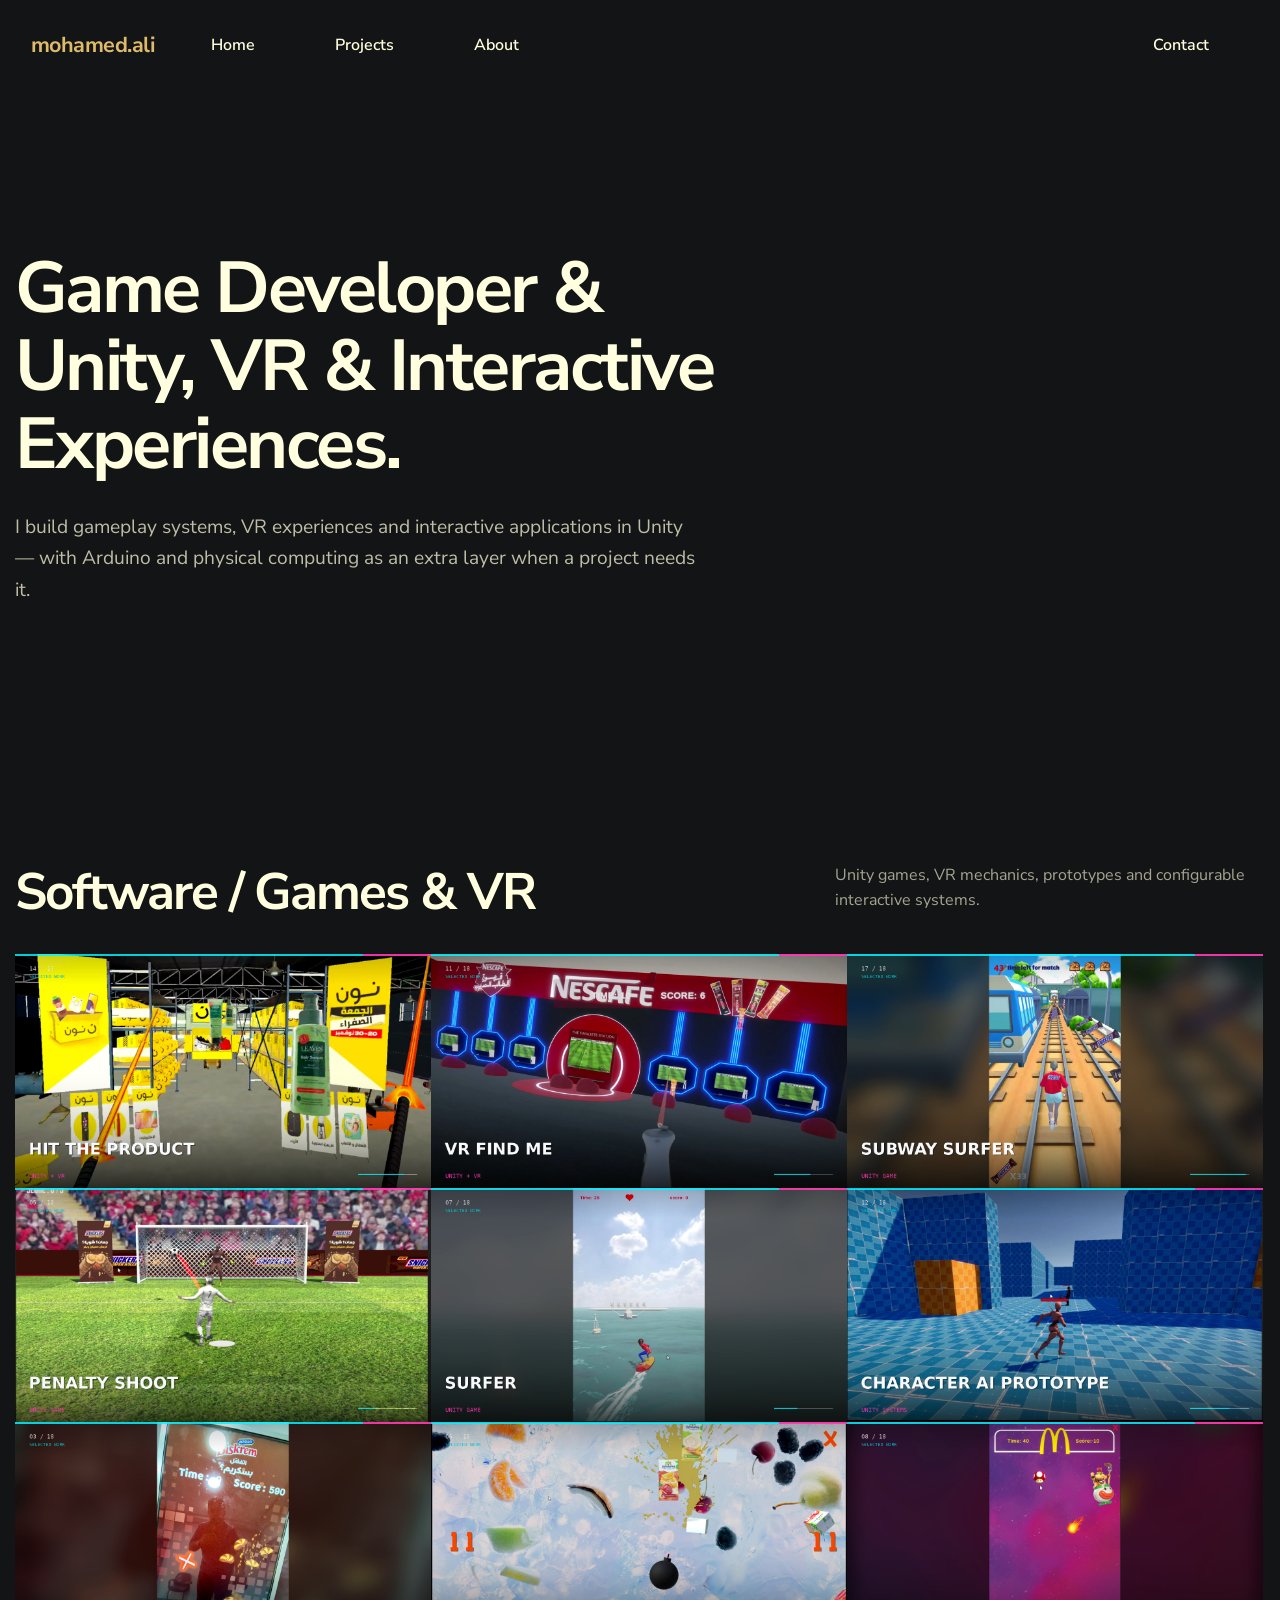
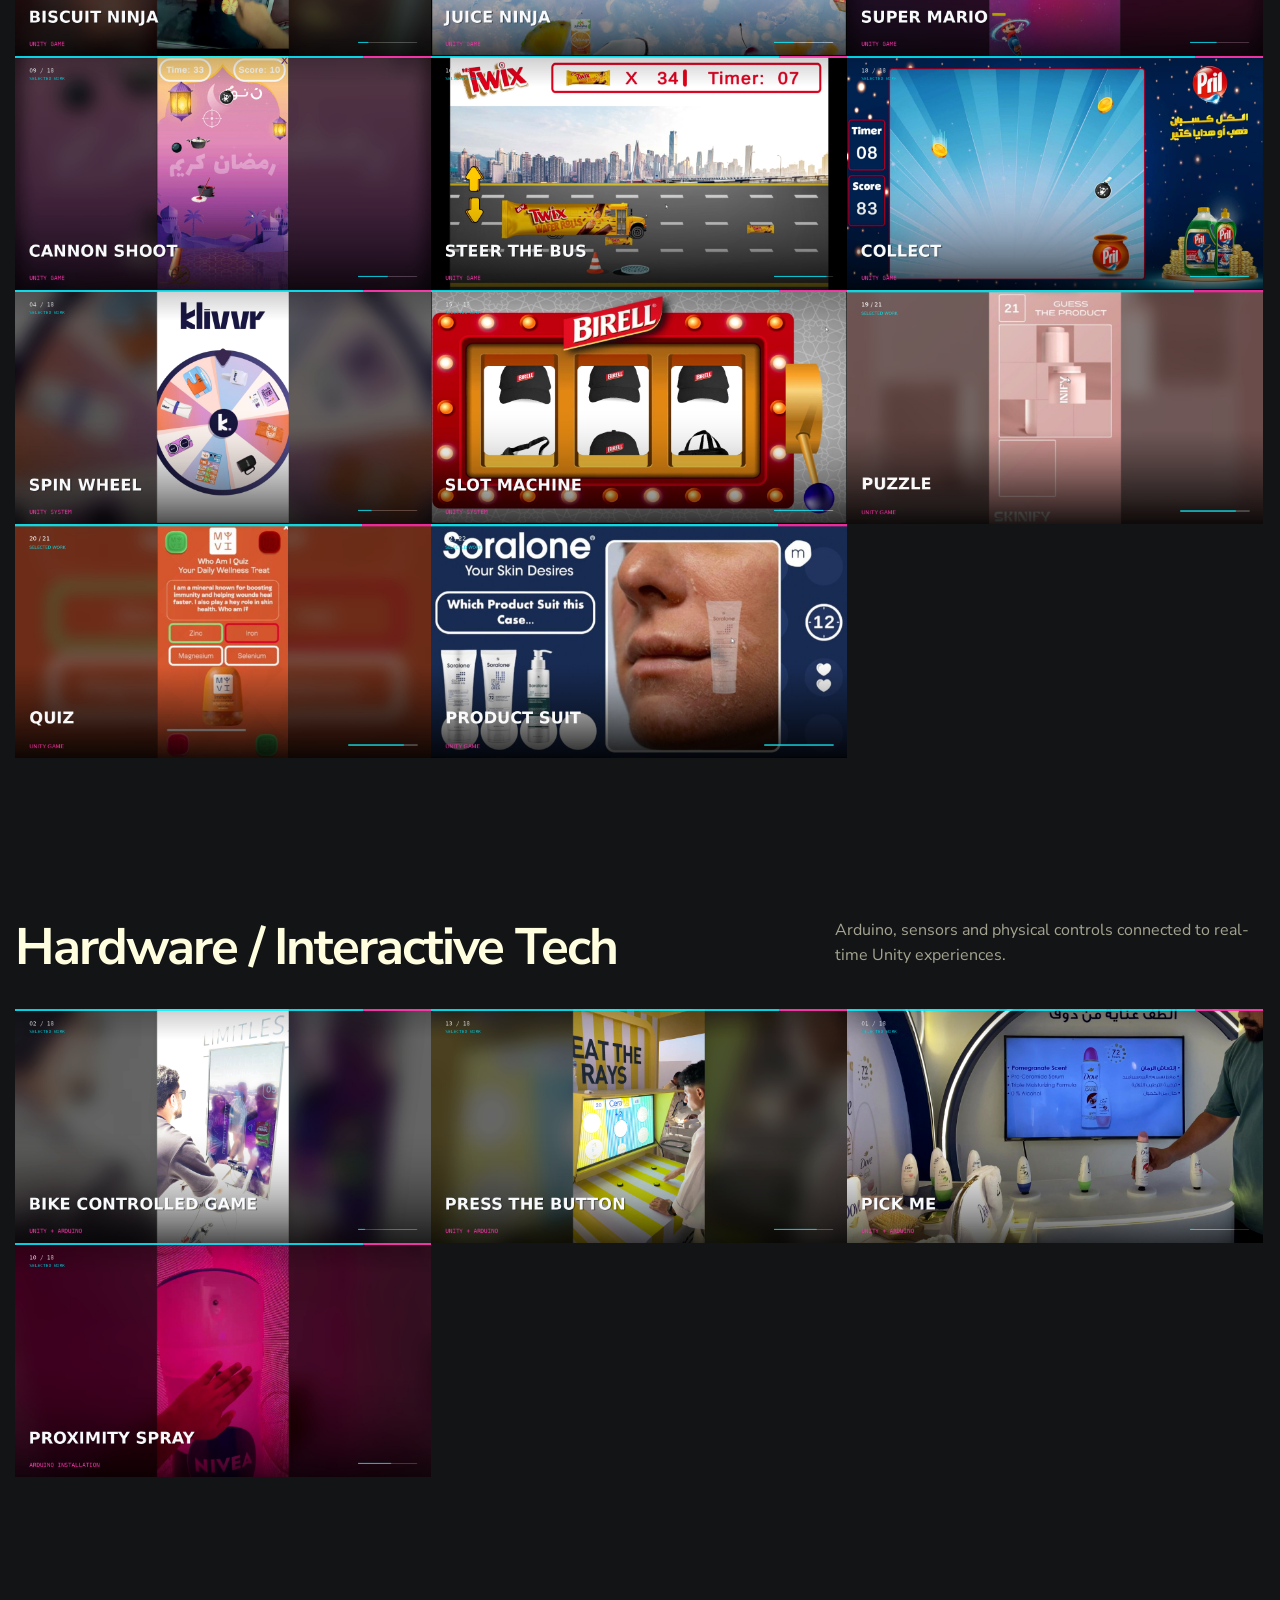
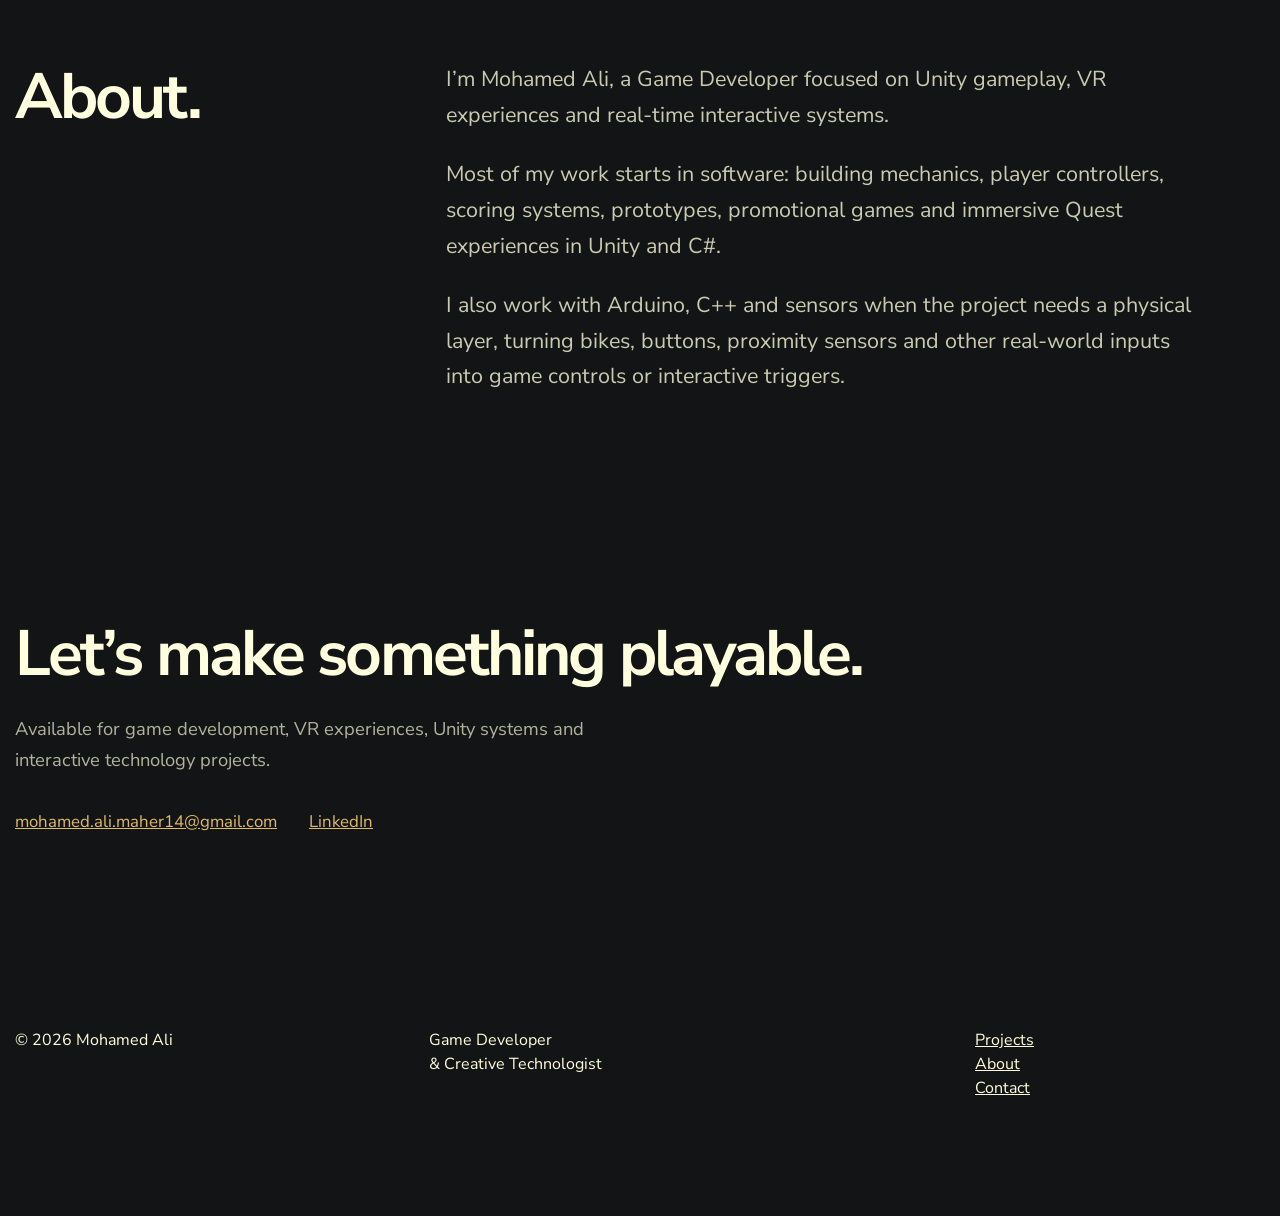
<file: index.html>
<!DOCTYPE html>
<html lang="en">
<head>
  <meta charset="utf-8">
  <meta name="viewport" content="width=device-width, initial-scale=1, shrink-to-fit=no">
  <meta http-equiv="X-UA-Compatible" content="ie=edge">
  <meta name="description" content="Mohamed Ali — Game Developer . Unity, VR, gameplay systems and interactive experiences.">
  <meta name="theme-color" content="#131415">
  <title>Mohamed Ali — Game Developer </title>
  <link rel="icon" type="image/jpeg" href="assets/img/ma-icon.jpg">
  <link rel="apple-touch-icon" href="assets/img/ma-icon.jpg">
  <link href="https://fonts.googleapis.com/css?family=Nunito+Sans:300,400,600,700,800,900&display=swap" rel="stylesheet">
  <link rel="stylesheet" href="assets/css/main.min.css">
  <link rel="stylesheet" href="assets/css/portfolio.css">
</head>
<body>
  <div class="nav-main">
    <div class="container">
      <nav class="navbar navbar-expand-lg navbar-light">
        <a class="navbar-brand font-weight-bold" href="#top">mohamed.ali</a>
        <button class="navbar-toggler" type="button" data-toggle="collapse" data-target="#navbarNav" aria-controls="navbarNav" aria-expanded="false" aria-label="Toggle navigation">
          <span class="navbar-toggler-icon"></span>
        </button>
        <div class="collapse navbar-collapse" id="navbarNav">
          <ul class="navbar-nav">
            <li class="nav-item"><a class="nav-link" href="#top">Home</a></li>
            <li class="nav-item"><a class="nav-link" href="#software">Projects</a></li>
            <li class="nav-item"><a class="nav-link" href="#about">About</a></li>
          </ul>
          <ul class="navbar-nav ml-auto">
            <li class="nav-item"><a class="nav-link" href="#contact">Contact</a></li>
          </ul>
        </div>
      </nav>
    </div>
  </div>

  <main id="top" role="main">
    <section class="intro portfolio-intro">
      <div class="container">
        <div class="row d-flex align-items-start">
          <div class="col-md-11">
            <h1 class="display-3">Game Developer &amp; <br>Unity, VR &amp; Interactive Experiences.</h1>
            <p class="intro-subtitle">I build gameplay systems, VR experiences and interactive applications in Unity — with Arduino and physical computing as an extra layer when a project needs it.</p>
          </div>
        </div>
      </div>
    </section>

    <section id="software" class="portfolio-section">
      <div class="container">
        <div class="portfolio-section-head">
          <h2>Software / Games &amp; VR</h2>
          <p>Unity games, VR mechanics, prototypes and configurable interactive systems.</p>
        </div>
        <div class="grid" id="software-grid" data-cols="3" data-margin="0" data-height="0.5625"></div>
      </div>
    </section>

    <section id="hardware" class="portfolio-section">
      <div class="container">
        <div class="portfolio-section-head">
          <h2>Hardware / Interactive Tech</h2>
          <p>Arduino, sensors and physical controls connected to real-time Unity experiences.</p>
        </div>
        <div class="grid" id="hardware-grid" data-cols="3" data-margin="0" data-height="0.5625"></div>
      </div>
    </section>

    <section id="about" class="about-section">
      <div class="container">
        <div class="about-grid">
          <h2>About.</h2>
          <div class="about-copy">
            <p>I’m Mohamed Ali, a Game Developer focused on Unity gameplay, VR experiences and real-time interactive systems.</p>
            <p>Most of my work starts in software: building mechanics, player controllers, scoring systems, prototypes, promotional games and immersive Quest experiences in Unity and C#.</p>
            <p>I also work with Arduino, C++ and sensors when the project needs a physical layer, turning bikes, buttons, proximity sensors and other real-world inputs into game controls or interactive triggers.</p>
          </div>
        </div>
      </div>
    </section>

    <section id="contact" class="contact-section">
      <div class="container">
        <h2>Let’s make something playable.</h2>
        <p>Available for game development, VR experiences, Unity systems and interactive technology projects.</p>
        <div class="contact-links">
          <a href="mailto:mohamed.ali.maher14@gmail.com">mohamed.ali.maher14@gmail.com</a>
          <a href="https://www.linkedin.com/in/mohamed-ali-306894123/" target="_blank" rel="noopener noreferrer">LinkedIn</a>
        </div>
      </div>
    </section>
  </main>

  <footer class="position-relative">
    <div class="container">
      <div class="row">
        <div class="col-lg-auto mt-4"><p class="mb-4">© <span id="year"></span> Mohamed Ali</p></div>
        <div class="col-lg-3 mt-4 ml-auto"><p>Game Developer<br>&amp; Creative Technologist</p></div>
        <div class="col-lg-3 mt-4 ml-auto"><ul class="list-unstyled footer-link"><li><a href="#software">Projects</a></li><li><a href="#about">About</a></li><li><a href="#contact">Contact</a></li></ul></div>
      </div>
    </div>
  </footer>

  <dialog class="project-modal" id="project-modal" aria-label="Project video player">
    <button class="modal-close" type="button" aria-label="Close video" data-modal-close>&times;</button>
    <video id="modal-video" controls playsinline preload="metadata"></video>
  </dialog>

  <script src="assets/js/app.js"></script>
  <script src="assets/js/main.min.js"></script>
</body>
</html>
</file>
<file: assets/css/portfolio.css>
/* Mohamed Ali portfolio additions layered on the supplied art.studio template. */
html{scroll-behavior:smooth}
body.modal-open{overflow:hidden}
button{font-family:inherit}

.navbar-brand{font-size:1.35rem;letter-spacing:-.025em}

.navbar-toggler{border:0}
.navbar-toggler:focus{outline:none}

.portfolio-intro .display-3{max-width:980px;line-height:1.08;letter-spacing:-.035em}
.portfolio-intro .intro-subtitle{margin-top:28px;max-width:680px;font-size:1.2rem;line-height:1.65;color:rgba(255,254,223,.72)}

.portfolio-section{padding:80px 0 35px}
.portfolio-section + .portfolio-section{padding-top:125px}
.portfolio-section-head{display:flex;align-items:flex-end;justify-content:space-between;gap:30px;margin-bottom:34px}
.portfolio-section-head h2{margin:0;font-size:clamp(2rem,4vw,3.5rem);letter-spacing:-.04em}
.portfolio-section-head p{margin:0 0 6px;max-width:430px;color:rgba(255,254,223,.62);line-height:1.6}

.grid{position:relative}
.entry{position:relative}
.project-open{position:absolute;inset:0;width:100%;height:100%;border:0;padding:0;margin:0;background:transparent;text-align:left;cursor:pointer;color:inherit;overflow:hidden}
.project-open:focus-visible{outline:2px solid #DFBA69;outline-offset:-4px}
.project-open .entry-image{background-position:center!important}
.work-entry-hover{background:#5A2E2E}
.work-entry-content{right:45px}
.work-entry-title{font-size:24px;line-height:1.1}
.work-entry-cat{margin-top:5px}

.about-section,.contact-section{padding:150px 0 50px}
.about-grid{display:grid;grid-template-columns:minmax(230px,.6fr) minmax(0,1.4fr);gap:80px}
.about-grid h2,.contact-section h2{font-size:clamp(2.5rem,5vw,4.6rem);letter-spacing:-.045em;margin:0}
.about-copy{max-width:760px}
.about-copy p{font-size:1.35rem;line-height:1.65;color:rgba(255,254,223,.78);margin:0 0 24px}
.contact-section p{font-size:1.15rem;color:rgba(255,254,223,.68);max-width:640px;line-height:1.65;margin:25px 0 34px}
.contact-links{display:flex;flex-wrap:wrap;gap:18px 32px}
.contact-links a{color:#DFBA69;text-decoration:underline;font-size:1.05rem}

/* Frameless project player */
.project-modal{position:fixed;inset:0;width:100vw;height:100dvh;max-width:none;max-height:none;margin:0;padding:0;border:0;background:rgba(0,0,0,.94);overflow:hidden}
.project-modal::backdrop{background:rgba(0,0,0,.94)}
.project-modal[open]{display:grid;place-items:center}
.project-modal video{display:block;width:auto;height:auto;max-width:94vw;max-height:90dvh;object-fit:contain;background:#000;border:0;outline:0;box-shadow:none}
.modal-close{all:unset;position:fixed;top:22px;right:28px;z-index:5;color:#fff;font-family:Arial,Helvetica,sans-serif;font-size:42px;font-weight:300;line-height:1;cursor:pointer;opacity:.82}
.modal-close:hover{opacity:1}
.modal-close:focus,.modal-close:focus-visible{outline:none;box-shadow:none}

.footer-note{color:rgba(255,254,223,.6)}
.footer-note a{color:#cf9c2c}

@media (max-width:991px){
  .portfolio-section-head{display:block}
  .portfolio-section-head p{margin-top:16px}
  .about-grid{grid-template-columns:1fr;gap:35px}
  .about-section,.contact-section{padding-top:100px}
}
@media (max-width:767px){
  .intro{padding-top:100px;padding-bottom:95px}
  .portfolio-intro .display-3{font-size:clamp(2.6rem,12vw,4.5rem)}
  .portfolio-intro .intro-subtitle{font-size:1rem}
  .portfolio-section{padding-top:55px}
  .portfolio-section + .portfolio-section{padding-top:90px}
  .work-entry-content{left:25px;bottom:28px;right:25px}
  .work-entry-title{font-size:20px}
  .about-copy p{font-size:1.1rem}
  .project-modal video{max-width:100vw;max-height:88dvh}
  .modal-close{top:10px;right:12px;font-size:38px}
}
</file>
